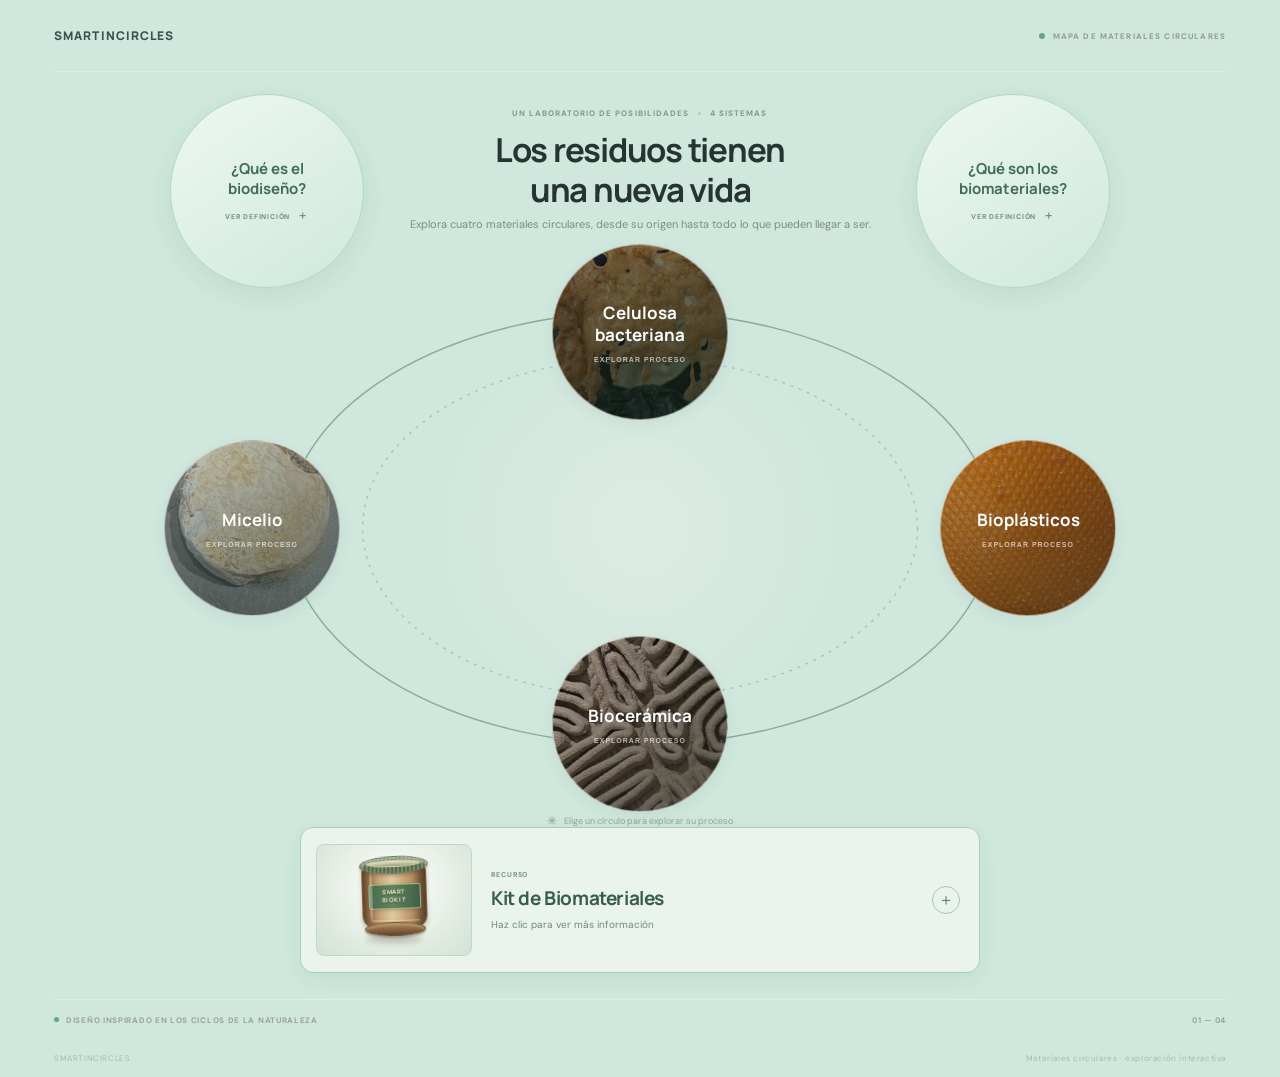
<file: index.html>
<!doctype html>
<html lang="es">
<head>
  <meta charset="utf-8" />
  <meta name="viewport" content="width=device-width, initial-scale=1" />
  <meta name="theme-color" content="#f5f7f3" />
  <title>SMARTINCIRCLES · Materiales circulares</title>
  <link rel="preconnect" href="https://fonts.googleapis.com" />
  <link rel="preconnect" href="https://fonts.gstatic.com" crossorigin />
  <link href="https://fonts.googleapis.com/css2?family=DM+Sans:wght@400;500;600;700&family=Manrope:wght@400;500;600;700;800&display=swap" rel="stylesheet" />
  <link rel="stylesheet" href="main-visual.css" />
  <link rel="stylesheet" href="kit-card.css" />
</head>
<body>
  <div class="app-shell">
    <header class="topbar">
      <a class="wordmark" href="#inicio" aria-label="SMARTINCIRCLES inicio"><span>SMARTINCIRCLES</span></a>
      <div class="top-context"><span class="status-dot"></span> MAPA DE MATERIALES CIRCULARES</div>
      <button class="top-action" id="homeButton" type="button" hidden>⌂ <span>Todos los círculos</span></button>
    </header>

    <main>
      <section class="view home-view is-active" id="homeView" aria-labelledby="mainTitle">
        <div class="definition-circles">
          <button class="definition-circle" id="definitionCircle" type="button" aria-expanded="false">
            <span class="definition-heading">¿Qué es el biodiseño?</span>
            <span class="definition-prompt">VER DEFINICIÓN <i>＋</i></span>
            <span class="definition-copy">El biodiseño es una disciplina que utiliza sistemas naturales para crear productos regenerativos.</span>
          </button>
          <button class="definition-circle biomaterials-circle" id="biomaterialsCircle" type="button" aria-expanded="false">
            <span class="definition-heading">¿Qué son los biomateriales?</span>
            <span class="definition-prompt">VER DEFINICIÓN <i>＋</i></span>
            <span class="definition-copy">Los biomateriales son materiales derivados de fuentes orgánicas. Pueden estar hechos a partir de organismos vivos o de residuos de origen orgánico.</span>
          </button>
        </div>
        <div class="hero-copy"><div class="overline"><span>UN LABORATORIO DE POSIBILIDADES</span><i></i><span>4 SISTEMAS</span></div><h1 id="mainTitle">Los residuos tienen<br />una nueva vida</h1><p>Explora cuatro materiales circulares, desde su origen hasta todo lo que pueden llegar a ser.</p></div>
        <div class="orbit-stage" id="orbitStage" aria-label="Elige un sistema de biomateriales">
          <svg class="orbit-lines" viewBox="0 0 1000 600" aria-hidden="true"><ellipse cx="500" cy="300" rx="364" ry="223" /><ellipse class="orbit-dash" cx="500" cy="300" rx="286" ry="175" /></svg>
          <div class="orbit-glow"></div>
          <div class="topic-circles" id="topicCircles"></div>
          <div class="orbit-note"><span class="note-spark">✳</span> Elige un círculo para explorar su proceso</div>
        </div>
        <section class="kit-section" aria-label="Kit de Biomateriales">
          <article class="kit-card">
            <button class="kit-toggle" type="button" aria-expanded="false" aria-controls="kitDetails">
              <span class="kit-art" role="img" aria-label="Ilustración de un kit cilíndrico de biomateriales"><span class="kit-can"><span class="kit-can-lid"></span><span class="kit-can-body"><span class="kit-can-label">SMART<br />BIOKIT</span><i></i></span><span class="kit-can-base"></span></span><span class="kit-can-shadow"></span></span>
              <span class="kit-copy"><span class="kit-eyebrow">RECURSO</span><strong>Kit de Biomateriales</strong><span class="kit-prompt">Haz clic para ver más información</span></span>
              <span class="kit-expand-mark" aria-hidden="true">＋</span>
            </button>
            <div class="kit-details" id="kitDetails" hidden>
              <p class="kit-description"><strong>Descripción:</strong> Con este Kit de Biomateriales podrás crear tu propio biomaterial paso a paso.</p>
              <div class="kit-info-grid">
                <div><span>EL KIT INCLUYE:</span><ul><li>Instrucciones de uso</li><li>Polvo de cáscaras de naranja, guisantes o granada</li><li>Glicerina</li><li>Gelatina</li></ul></div>
                <div><span>¿QUÉ NECESITAS EN CASA?</span><ul><li>Una sartén y cocina (o estufa)</li><li>Cucharas para mezclar</li></ul></div>
              </div>
            </div>
          </article>
        </section>
        <div class="home-bottom"><span><i class="bottom-dot"></i> DISEÑO INSPIRADO EN LOS CICLOS DE LA NATURALEZA</span><span>01 — 04</span></div>
      </section>

      <section class="view process-view" id="processView" aria-labelledby="processTitle" hidden>
        <div class="process-heading">
          <button class="back-button" id="backButton" type="button"><span>←</span> Todos los círculos</button>
          <div class="process-kicker" id="processKicker"></div>
          <h1 id="processTitle"></h1>
          <p id="processSubtitle">Un ciclo de transformación, de la materia prima al objeto.</p>
        </div>
        <div class="process-frame" id="processFrame">
          <div class="process-grid"></div>
          <div class="process-stage" id="processStage">
            <svg class="process-arrows" id="processArrows" aria-hidden="true"></svg>
            <div class="process-nodes" id="processNodes"></div>
          </div>
          <div class="process-tip"><span>✳</span> Haz clic en cada círculo para leer el texto</div>
        </div>
        <div class="process-bottom"><span><i class="bottom-dot"></i> MATERIA · TRANSFORMACIÓN · NUEVOS USOS</span><button id="nextCircle" type="button">Siguiente sistema <span>→</span></button></div>
      </section>
    </main>
    <footer class="site-footer"><span>SMARTINCIRCLES</span><span>Materiales circulares · exploración interactiva</span></footer>
  </div>
  <script src="main-visual.js"></script>
</body>
</html>
</file>
<file: main-visual.css>
:root{--ink:#26332e;--muted:#818d83;--line:#e4e9e3;--paper:#f6f8f4;--green:#388b7e;--font:'DM Sans',sans-serif;--display:'Manrope',sans-serif}*{box-sizing:border-box}body{margin:0;background:var(--paper);color:var(--ink);font-family:var(--font);-webkit-font-smoothing:antialiased}.app-shell{max-width:1512px;min-height:100vh;padding:0 54px;margin:0 auto;display:flex;flex-direction:column}.topbar{height:72px;flex:none;border-bottom:1px solid #e5eae4;display:flex;align-items:center;justify-content:space-between}.wordmark{display:flex;align-items:center;gap:9px;color:#3b5149;text-decoration:none;font:800 12px var(--display);letter-spacing:1.1px}.wordmark img{width:29px;height:29px;object-fit:contain}.top-context{display:flex;align-items:center;gap:8px;color:#929c91;font-size:8px;font-weight:700;letter-spacing:1.15px}.status-dot,.bottom-dot{width:6px;height:6px;border-radius:50%;background:#69a18d;display:inline-block}.top-action{background:#fff;border:1px solid #e1e7df;border-radius:7px;color:#748277;padding:8px 11px;font:600 10px var(--font);cursor:pointer}.top-action span{margin-left:4px}.view{display:none;flex:1;animation:fade-in .28s ease}.view.is-active{display:block}.hero-copy{text-align:center;padding-top:36px}.overline{display:flex;justify-content:center;align-items:center;gap:9px;color:#879488;font-size:8px;font-weight:700;letter-spacing:1.05px}.overline i{width:3px;height:3px;background:#bcc7bc;border-radius:50%}h1{font:700 33px/1.2 var(--display);letter-spacing:-1.25px;color:#26352f;margin:12px 0 8px}.title-spark{font-size:17px;color:#53998b;vertical-align:5px;margin-left:7px}.hero-copy p,.process-heading>p{font-size:11px;color:#818c81;margin:0}.orbit-stage{height:570px;max-width:1080px;margin:6px auto 0;position:relative}.orbit-lines{position:absolute;inset:0;width:100%;height:100%;overflow:visible;pointer-events:none}.orbit-lines ellipse{fill:none;stroke:#cddbd1;stroke-width:1}.orbit-lines .orbit-dash{stroke:#e0e9df;stroke-dasharray:3 7}.orbit-glow{position:absolute;width:420px;height:420px;left:50%;top:50%;transform:translate(-50%,-50%);border-radius:50%;background:radial-gradient(circle,#e4eee5a8 0,transparent 69%);pointer-events:none}.central-logo{position:absolute;left:50%;top:50%;transform:translate(-50%,-50%);width:205px;height:205px;border-radius:50%;background:#fff;border:1px solid #dce6dc;box-shadow:0 9px 33px #2d513a15;display:flex;flex-direction:column;align-items:center;justify-content:center;z-index:2}.central-ring{width:104px;height:104px;border-radius:50%;background:#f5f8f3;display:grid;place-items:center}.central-ring img{width:96px;height:96px;object-fit:contain}.central-logo>span{font:800 9px/1.25 var(--display);letter-spacing:1.5px;text-align:center;color:#48675d;margin-top:3px}.central-logo small{font-size:7px;color:#a0aa9f;letter-spacing:1px;margin-top:6px}.topic-circles{position:absolute;inset:0}.topic-circle{position:absolute;width:150px;height:150px;margin:-75px 0 0 -75px;border-radius:50%;border:1px solid var(--tone-border);background:var(--tone-fill);color:var(--tone-text);box-shadow:0 5px 15px #34463210;display:flex;flex-direction:column;align-items:center;justify-content:center;text-align:center;cursor:pointer;transition:transform .23s,box-shadow .23s,border-color .2s;z-index:3}.topic-circle:hover,.topic-circle:focus-visible{transform:scale(1.07);box-shadow:0 10px 25px #34463222;border-color:var(--tone-text);outline:none}.topic-circle .topic-index{font-size:8px;font-weight:700;letter-spacing:1px;opacity:.63;margin-bottom:9px}.topic-circle .topic-name{font:700 13px/1.35 var(--display);max-width:120px}.topic-circle .topic-open{font-size:7px;letter-spacing:1px;font-weight:700;margin-top:10px;opacity:.65}.topic-circle::after{content:'↗';position:absolute;right:23px;top:20px;font-size:12px;opacity:.48}.topic-circle:nth-child(1){--tone-fill:#eaf2e8;--tone-border:#d4e2d1;--tone-text:#587856}.topic-circle:nth-child(2){--tone-fill:#f5eee1;--tone-border:#e9dec6;--tone-text:#9b7e4d}.topic-circle:nth-child(3){--tone-fill:#e8f0ee;--tone-border:#d0e0dc;--tone-text:#477f77}.topic-circle:nth-child(4){--tone-fill:#f2e9ef;--tone-border:#e6d6e0;--tone-text:#906d87}.orbit-note{position:absolute;bottom:8px;left:50%;transform:translateX(-50%);display:flex;align-items:center;gap:7px;color:#98a196;font-size:9px;white-space:nowrap}.note-spark{color:#87a083;font-size:12px}.home-bottom,.process-bottom{height:40px;border-top:1px solid #e5eae4;display:flex;align-items:center;justify-content:space-between;color:#9aa398;font-size:8px;font-weight:700;letter-spacing:.7px}.home-bottom>span:first-child,.process-bottom>span{display:flex;align-items:center;gap:7px}.home-bottom .bottom-dot,.process-bottom .bottom-dot{width:5px;height:5px}.site-footer{height:38px;display:flex;align-items:center;justify-content:space-between;color:#adb5aa;font-size:8px;letter-spacing:.6px}.process-heading{padding:24px 0 14px;text-align:center;position:relative}.back-button{position:absolute;left:0;top:30px;background:#fff;border:1px solid #e2e8e0;border-radius:7px;color:#738075;padding:8px 10px;font:600 9px var(--font);cursor:pointer}.back-button span{font-size:13px;margin-right:5px}.process-kicker{color:#8e9b8d;font-size:8px;font-weight:700;letter-spacing:1.2px}.process-heading h1{margin:7px 0 5px;font-size:26px}.process-frame{height:min(675px,calc(100vh - 250px));min-height:520px;position:relative;overflow:hidden;border:1px solid #e1e8e0;border-radius:11px;background:#fbfcf9;box-shadow:0 3px 12px #3445320a}.process-grid{position:absolute;inset:0;background-image:radial-gradient(#d9e2d8 .8px,transparent .8px);background-size:20px 20px;opacity:.72}.process-stage{position:absolute;inset:0}.process-arrows{position:absolute;inset:0;width:100%;height:100%;overflow:visible;pointer-events:none}.process-edge{fill:none;stroke:var(--accent,#7ba08d);stroke-width:1.7;opacity:.76}.process-center{position:absolute;left:50%;top:50%;transform:translate(-50%,-50%);width:142px;height:142px;border:1px solid #e0e8df;background:#fbfcf9;border-radius:50%;display:flex;flex-direction:column;align-items:center;justify-content:center;z-index:1;box-shadow:0 3px 14px #3f654510}.process-center img{width:67px;height:67px;object-fit:contain;opacity:.88}.process-center span{font-size:7px;color:#8a9b8b;line-height:1.35;letter-spacing:1px;text-align:center;font-weight:700;margin-top:2px}.process-nodes{position:absolute;inset:0}.process-node{position:absolute;left:0;top:0;width:180px;height:180px;margin:0;padding:18px 15px;border:1px solid var(--tone-border);background:var(--tone-fill);border-radius:50%;color:var(--tone-text);box-shadow:0 5px 18px #34463212;transform:translate(-50%,-50%);display:flex;flex-direction:column;align-items:center;justify-content:center;text-align:center;cursor:pointer;z-index:2;transition:width .25s,height .25s,border-radius .25s,box-shadow .2s,background .2s;overflow:hidden}.process-node:hover{box-shadow:0 9px 23px #34463220}.process-node:focus-visible{outline:2px solid var(--tone-text);outline-offset:4px}.process-node.expanded{width:290px;height:auto;min-height:220px;padding:21px 21px 19px;border-radius:15px;z-index:5;box-shadow:0 13px 32px #30422d28}.step-index{width:24px;height:24px;border:1px solid color-mix(in srgb,var(--tone-text) 25%,transparent);border-radius:50%;display:grid;place-items:center;font-size:8px;font-weight:700;opacity:.78;margin-bottom:9px;flex:none}.step-title{font:700 13px/1.35 var(--display);letter-spacing:-.2px;max-width:145px}.step-hint{font-size:7px;font-weight:700;letter-spacing:.8px;margin-top:11px;opacity:.62}.step-description{display:none;font-size:10px;line-height:1.65;color:#506057;margin:12px 0 0;text-align:left;animation:fade-in .22s ease}.expanded .step-description{display:block}.expanded .step-title{max-width:none;font-size:14px}.expanded .step-hint{display:none}.process-tip{position:absolute;left:15px;bottom:13px;display:flex;align-items:center;gap:7px;color:#97a194;font-size:8px;z-index:6}.process-tip span{color:#82a086;font-size:12px}.process-bottom{margin-top:3px;border:0}.process-bottom button{background:none;border:0;color:#678271;font:600 9px var(--font);cursor:pointer}.process-bottom button span{margin-left:6px}.process-view .process-bottom{height:42px}.home-view .home-bottom{margin-top:0}
@keyframes fade-in{from{opacity:0;transform:translateY(6px)}to{opacity:1;transform:translateY(0)}}
@media(max-width:900px){.app-shell{padding:0 30px}.orbit-stage{height:550px}.topic-circle{width:136px;height:136px;margin:-68px 0 0 -68px}.central-logo{width:190px;height:190px}.central-ring{width:96px;height:96px}.central-ring img{width:88px;height:88px}.process-frame{height:calc(100vh - 255px)}.process-node{width:164px;height:164px}.process-node.expanded{width:274px}}
@media(max-width:620px){.app-shell{padding:0 16px}.topbar{height:60px}.wordmark{font-size:10px;letter-spacing:.7px}.wordmark img{width:25px;height:25px}.top-context{font-size:6px;letter-spacing:.55px}.hero-copy{padding-top:29px}.overline{font-size:7px;gap:6px}h1{font-size:27px}.hero-copy p{max-width:300px;margin:0 auto;font-size:10px;line-height:1.6}.orbit-stage{height:540px;margin-top:5px}.orbit-lines{opacity:.65}.central-logo{width:142px;height:142px}.central-ring{width:75px;height:75px}.central-ring img{width:68px;height:68px}.central-logo>span{font-size:7px}.central-logo small{font-size:6px}.topic-circle{width:104px;height:104px;margin:-52px 0 0 -52px}.topic-circle .topic-index{font-size:7px;margin-bottom:5px}.topic-circle .topic-name{font-size:10px;max-width:82px}.topic-circle .topic-open{font-size:6px;margin-top:6px}.topic-circle::after{right:14px;top:11px;font-size:10px}.orbit-note{font-size:8px;bottom:1px}.home-bottom,.process-bottom{font-size:6px;letter-spacing:.35px}.process-heading{padding:20px 0 13px}.process-heading h1{font-size:22px}.process-heading>p{font-size:9px}.back-button{position:static;display:block;width:max-content;margin:0 auto 13px;padding:7px 9px;font-size:8px}.process-frame{height:calc(100vh - 250px);min-height:480px;max-height:620px}.process-center{width:92px;height:92px}.process-center img{width:45px;height:45px}.process-center span{font-size:5px}.process-node{width:122px;height:122px;padding:10px}.process-node.expanded{width:min(260px,78vw);min-height:190px;padding:18px}.step-index{width:20px;height:20px;font-size:7px;margin-bottom:6px}.step-title{font-size:10px;max-width:97px}.step-hint{font-size:6px;margin-top:7px}.expanded .step-title{font-size:12px}.step-description{font-size:9px;margin-top:9px}.process-tip{left:9px;bottom:9px;font-size:7px}.site-footer{font-size:6px}.process-view .process-bottom{height:35px}}
.process-edge{stroke-width:4;opacity:.95}
.topic-circle .topic-name{font-size:16px;line-height:1.3;max-width:124px}
@media(max-width:620px){.topic-circle .topic-name{font-size:11px;max-width:82px}}
.central-logo{justify-content:center}.central-ring{width:194px;height:194px;background:transparent}.central-ring img{width:194px;height:194px}.central-logo>span{margin-top:-2px}
@media(max-width:620px){.central-ring{width:136px;height:136px}.central-ring img{width:136px;height:136px}.central-logo>span{margin-top:-1px}}
.topic-circle.topic-celulosa{background-image:linear-gradient(145deg,rgba(22,42,31,.28),rgba(22,42,31,.66)),url("IMG_7036.jpeg");background-size:cover;background-position:center;color:#fff;border-color:#ffffff80}
.topic-circle.topic-celulosa .topic-name,.topic-circle.topic-celulosa .topic-open{color:#fff}
.topic-circle.topic-bioceramica{background-image:linear-gradient(145deg,rgba(38,39,33,.28),rgba(38,39,33,.7)),url("IMG_7370.PNG");background-size:cover;background-position:center;color:#fff;border-color:#ffffff80}
.topic-circle.topic-bioceramica .topic-name,.topic-circle.topic-bioceramica .topic-open{color:#fff}
.orbit-stage{height:582px}.orbit-note{bottom:-10px}
@media(max-width:620px){.orbit-stage{height:552px}.orbit-note{bottom:-10px}}
.topic-circle::after{content:none}
:root{--paper:#cfe7dd}
:root{--paper:#eaf5f3}
:root{--paper:#cfe7dd}
.central-logo{background:#3f9588;border-color:#3f9588;box-shadow:0 9px 33px #24584c30}
.central-ring img{filter:brightness(0) invert(1)}
.wordmark img{filter:brightness(0) invert(1);background:#3f9588;border-radius:50%;padding:4px}
.central-logo{background:var(--paper);border-color:var(--paper);box-shadow:none}
.process-node.step-cellulose-photo{background-image:linear-gradient(145deg,rgba(22,42,31,.3),rgba(22,42,31,.72)),url("IMG_7036.jpeg");background-size:cover;background-position:center;color:#fff;border-color:#ffffff80}
.process-node.step-cellulose-photo .step-description{color:#fff}
.process-node.step-cellulose-photo .step-index{border-color:#ffffff80}
.process-node.step-bioceramica-photo{background-image:linear-gradient(145deg,rgba(38,39,33,.28),rgba(38,39,33,.72)),url("IMG_7370.PNG");background-size:cover;background-position:center;color:#fff;border-color:#ffffff80}
.process-node.step-bioceramica-photo .step-description{color:#fff}
.process-node.step-bioceramica-photo .step-index{border-color:#ffffff80}
.home-view{position:relative}
.definition-circle{position:absolute;left:clamp(20px,calc(25% - 177px),190px);top:22px;width:194px;height:194px;border:1px solid #b4d5c8;border-radius:50%;background:linear-gradient(145deg,#eef8f1,#cee8dc);color:#416c5c;box-shadow:0 8px 24px #37665418;display:flex;flex-direction:column;align-items:center;justify-content:center;text-align:center;padding:18px;cursor:pointer;z-index:5;font-family:var(--font);transition:width .24s,height .24s,border-radius .24s,box-shadow .2s,background .2s}
.definition-circle:hover,.definition-circle:focus-visible{outline:none;border-color:#83b29e;box-shadow:0 11px 28px #37665425}
.definition-heading{font:700 15px/1.3 var(--display);max-width:132px}
.definition-prompt{font-size:7px;letter-spacing:.8px;font-weight:700;margin-top:10px;opacity:.7}
.definition-prompt i{font-style:normal;font-size:11px;margin-left:4px}
.definition-copy{display:none;font-size:11px;line-height:1.6;text-align:left;color:#486456;margin-top:15px}
.definition-circle.expanded{width:310px;height:auto;min-height:210px;border-radius:18px;align-items:flex-start;text-align:left;padding:23px 24px;box-shadow:0 15px 34px #2e594528}
.definition-circle.expanded .definition-heading{font-size:15px;max-width:none}
.definition-circle.expanded .definition-prompt{display:none}
.definition-circle.expanded .definition-copy{display:block;animation:fade-in .22s ease}
@media(max-width:900px) and (min-width:761px){.definition-circle{left:max(12px,calc(25% - 160px));width:160px;height:160px}}
@media(max-width:760px) and (min-width:621px){.definition-circle{position:relative;left:auto;top:auto;width:156px;height:156px;margin:14px 0 0 14px}.hero-copy{padding-top:18px}}
@media(max-width:620px){.definition-circle{width:136px;height:136px}}
@media(max-width:620px){.definition-circle{position:relative;left:auto;top:auto;width:120px;height:120px;margin:14px 0 0 12px;padding:12px}.definition-heading{font-size:10px;max-width:82px}.definition-prompt{font-size:6px;margin-top:7px}.definition-circle.expanded{width:min(310px,calc(100% - 12px));height:auto;min-height:180px;padding:19px}.definition-circle.expanded .definition-heading{font-size:13px}.definition-circle.expanded .definition-copy{font-size:10px}.hero-copy{padding-top:18px}}

@media(max-width:620px){.definition-circle{width:136px;height:136px}}

.definition-circle.expanded{width:194px;min-height:260px}
@media(max-width:900px) and (min-width:761px){.definition-circle.expanded{width:160px;min-height:280px}}
@media(max-width:760px) and (min-width:621px){.definition-circle.expanded{width:156px;min-height:260px}}
@media(max-width:620px){.definition-circle.expanded{width:136px;min-height:250px}}

.definition-circles{--definition-width:194px;position:absolute;top:22px;left:0;right:0;height:var(--definition-width);pointer-events:none;z-index:5}.definition-circles .definition-circle{position:absolute;top:0;left:clamp(20px,calc(25% - 177px),190px);right:auto;width:var(--definition-width);height:var(--definition-width);margin:0;pointer-events:auto}.definition-circles .biomaterials-circle{left:auto;right:clamp(20px,calc(25% - 177px),190px)}.definition-circles .definition-circle.expanded{width:var(--definition-width);height:auto;min-height:260px;align-self:flex-start}@media(max-width:900px) and (min-width:761px){.definition-circles{--definition-width:160px}.definition-circles .definition-circle{left:max(12px,calc(25% - 160px))}.definition-circles .biomaterials-circle{left:auto;right:max(12px,calc(25% - 160px))}}@media(max-width:760px){.definition-circles{--definition-width:156px;position:relative;top:auto;left:auto;right:auto;height:auto;display:flex;align-items:flex-start;justify-content:space-between;gap:12px;margin:14px 14px 0;pointer-events:auto}.definition-circles .definition-circle,.definition-circles .biomaterials-circle{position:relative;inset:auto;flex:0 0 var(--definition-width);margin:0}}@media(max-width:620px){.definition-circles{--definition-width:min(136px,calc((100vw - 68px)/2));margin:14px 12px 0}.definition-circles .definition-circle.expanded{min-height:250px}}

.topic-circle.topic-bioplasticos{background-image:linear-gradient(145deg,rgba(45,37,24,.26),rgba(45,37,24,.7)),url("99b52502-6261-4660-8e7a-dcbaded3a29c.JPG");background-size:cover;background-position:center;color:#fff;border-color:#ffffff80}.topic-circle.topic-bioplasticos .topic-name,.topic-circle.topic-bioplasticos .topic-open{color:#fff}

.process-node.step-bioplasticos-photo{background-image:linear-gradient(145deg,rgba(45,37,24,.26),rgba(45,37,24,.7)),url("99b52502-6261-4660-8e7a-dcbaded3a29c.JPG");background-size:cover;background-position:center;color:#fff;border-color:#ffffff80}.process-node.step-bioplasticos-photo .step-description{color:#fff}.process-node.step-bioplasticos-photo .step-index{border-color:#ffffff80}

.topic-circle.topic-micelio{background-image:linear-gradient(145deg,rgba(27,37,32,.24),rgba(27,37,32,.72)),url("cab42831-64a5-49fd-b8fe-6950addcb47a.JPG");background-size:cover;background-position:center;color:#fff;border-color:#ffffff80}.topic-circle.topic-micelio .topic-name,.topic-circle.topic-micelio .topic-open{color:#fff}.process-node.step-micelio-photo{background-image:linear-gradient(145deg,rgba(27,37,32,.24),rgba(27,37,32,.72)),url("cab42831-64a5-49fd-b8fe-6950addcb47a.JPG");background-size:cover;background-position:center;color:#fff;border-color:#ffffff80}.process-node.step-micelio-photo .step-description{color:#fff}.process-node.step-micelio-photo .step-index{border-color:#ffffff80}

.orbit-lines ellipse{stroke:#89ab9a;stroke-width:1.5}.orbit-lines .orbit-dash{stroke:#a9c5b7;stroke-dasharray:3 6}.topic-circle{width:176px;height:176px;margin:-88px 0 0 -88px}.topic-circle .topic-name{font-size:17px;max-width:138px}@media(max-width:900px){.topic-circle{width:160px;height:160px;margin:-80px 0 0 -80px}}@media(max-width:620px){.topic-circle{width:112px;height:112px;margin:-56px 0 0 -56px}.topic-circle .topic-name{font-size:12px;max-width:90px}}

.process-node.step-eggshells-photo{background-image:linear-gradient(145deg,rgba(38,39,33,.2),rgba(38,39,33,.68)),url("Eggshells.jpeg");background-size:cover;background-position:center;color:#fff;border-color:#ffffff80}.process-node.step-eggshells-photo .step-description{color:#fff}.process-node.step-eggshells-photo .step-index{border-color:#ffffff80}

.process-node.step-rice-photo{background-image:linear-gradient(145deg,rgba(27,37,32,.22),rgba(27,37,32,.72)),url("rice grains.jpeg");background-size:cover;background-position:center;color:#fff;border-color:#ffffff80}.process-node.step-rice-photo .step-description{color:#fff}.process-node.step-rice-photo .step-index{border-color:#ffffff80}
.process-node.step-cascara-photo{background-image:linear-gradient(145deg,rgba(34,37,25,.22),rgba(34,37,25,.72)),url("IMG_0322.JPEG");background-size:cover;background-position:center;color:#fff;border-color:#ffffff80}.process-node.step-cascara-photo .step-description{color:#fff}.process-node.step-cascara-photo .step-index{border-color:#ffffff80}
.process-node.step-mascaras-photo{background-image:linear-gradient(145deg,rgba(34,37,25,.22),rgba(34,37,25,.72)),url("IMG_9438.JPEG");background-size:cover;background-position:center;color:#fff;border-color:#ffffff80}.process-node.step-mascaras-photo .step-description{color:#fff}.process-node.step-mascaras-photo .step-index{border-color:#ffffff80}
</file>
<file: kit-card.css>
.kit-section {
  width: min(680px, 100%);
  margin: 8px auto 26px;
}

.kit-card {
  border: 1px solid #a9cdbb;
  border-radius: 13px;
  background: #eaf4ed;
  box-shadow: 0 7px 22px #315a4310;
  overflow: hidden;
  transition: box-shadow .2s, border-color .2s;
}

.kit-card:hover {
  border-color: #83b39b;
  box-shadow: 0 10px 28px #315a4318;
}

.kit-art {
  position: relative;
  height: 112px;
  border: 1px solid #c1d8c7;
  border-radius: 8px;
  background: radial-gradient(ellipse at 50% 38%, #ffffff 0, #e5eee4 58%, #d1e1d5 100%);
  overflow: hidden;
  display: block;
  perspective: 450px;
}

.kit-can {
  position: absolute;
  left: 50%;
  top: 46%;
  width: 74px;
  height: 84px;
  transform: translate(-50%, -50%) rotateY(-10deg) rotateZ(-2deg);
  transform-style: preserve-3d;
}

.kit-can-lid {
  position: absolute;
  left: 2px;
  top: 2px;
  width: 70px;
  height: 18px;
  border: 1px solid #6e785d;
  border-radius: 50%;
  background: repeating-linear-gradient(90deg, #53694d 0 2px, #7c8b66 2px 4px), linear-gradient(180deg, #c7c5a3, #697c5e);
  box-shadow: inset 0 2px 3px #f3f7e9a0, 0 2px 3px #453a2850;
  z-index: 2;
}

.kit-can-lid::after {
  content: "";
  position: absolute;
  inset: 3px 6px 6px;
  border: 1px solid #d2d4b1;
  border-radius: 50%;
  background: linear-gradient(180deg, #d4d2b5, #9a9d7a);
  box-shadow: inset 0 2px 3px #f5f2d590;
}

.kit-can-body {
  position: absolute;
  left: 4px;
  top: 11px;
  width: 66px;
  height: 63px;
  border: 1px solid #806344;
  border-radius: 7px 7px 12px 12px;
  background: linear-gradient(90deg, #684b31 0%, #98714b 10%, #c8a77c 27%, #e0c9a1 46%, #d7bd90 55%, #b28d60 80%, #674a32 100%);
  box-shadow: inset 5px 0 8px #47301d30, inset -6px 0 9px #44301e65, 0 3px 4px #45331e45;
  display: grid;
  place-items: center;
}

.kit-can-body::before {
  content: "";
  position: absolute;
  top: 5px;
  bottom: 7px;
  left: 7px;
  width: 3px;
  border-radius: 50%;
  background: #fff2d55c;
  filter: blur(.4px);
}

.kit-can-label {
  width: 53px;
  padding: 4px 1px;
  border: 1px solid #a7b590;
  border-radius: 2px;
  background: linear-gradient(90deg, #476c4f, #64845c 46%, #405e46);
  color: #f7f3df;
  font: 700 6px/1.25 var(--display);
  letter-spacing: .55px;
  text-align: center;
  text-shadow: 0 1px 2px #273923a0;
  box-shadow: 0 1px 3px #49372250;
}

.kit-can-body i {
  position: absolute;
  left: 9px;
  bottom: 6px;
  width: 48px;
  height: 1px;
  background: #f0dfbf90;
}

.kit-can-base {
  position: absolute;
  left: 6px;
  bottom: 2px;
  width: 62px;
  height: 14px;
  border: 1px solid #745638;
  border-radius: 50%;
  background: linear-gradient(180deg, #b08a5c, #65482e);
  box-shadow: inset 0 2px 3px #e0bd8b70, 0 2px 2px #3d2c1e50;
  z-index: 1;
}

.kit-can-shadow {
  position: absolute;
  left: 50%;
  bottom: 12px;
  width: 56px;
  height: 8px;
  border-radius: 50%;
  background: #46392445;
  filter: blur(3px);
  transform: translateX(-50%);
}

.kit-toggle {
  width: 100%;
  min-height: 144px;
  padding: 15px;
  display: grid;
  grid-template-columns: 156px minmax(0, 1fr) 32px;
  align-items: center;
  gap: 19px;
  border: 0;
  background: transparent;
  color: #365d4b;
  font-family: var(--font);
  text-align: left;
  cursor: pointer;
}

.kit-photo-space {
  height: 112px;
  border: 1px dashed #8daf99;
  border-radius: 8px;
  background: #dcebe0;
  display: flex;
  flex-direction: column;
  align-items: center;
  justify-content: center;
  gap: 7px;
  color: #7c9c85;
}

.kit-photo-space svg {
  width: 25px;
  height: 25px;
  fill: none;
  stroke: currentColor;
  stroke-width: 1.4;
  stroke-linecap: round;
  stroke-linejoin: round;
}

.kit-photo-space span,
.kit-eyebrow,
.kit-details>span {
  font-size: 7px;
  font-weight: 700;
  letter-spacing: .9px;
}

.kit-copy {
  display: flex;
  flex-direction: column;
  align-items: flex-start;
}

.kit-eyebrow {
  color: #78927e;
}

.kit-copy strong {
  font: 700 19px/1.3 var(--display);
  letter-spacing: -.4px;
  margin-top: 7px;
}

.kit-prompt {
  color: #718979;
  font-size: 10px;
  margin-top: 7px;
}

.kit-expand-mark {
  width: 28px;
  height: 28px;
  border: 1px solid #a9c6b2;
  border-radius: 50%;
  display: grid;
  place-items: center;
  font-size: 16px;
  color: #587962;
}

.kit-details {
  padding: 14px 20px 18px 190px;
  border-top: 1px solid #c9dfd0;
  color: #567361;
  animation: fade-in .22s ease;
}

.kit-details[hidden] {
  display: none;
}

.kit-details>span {
  color: #78927e;
}

.kit-details p {
  font-size: 10px;
  line-height: 1.6;
  margin: 6px 0 0;
}

.kit-details .kit-description {
  color: #365d4b;
  font: 600 12px/1.55 var(--display);
  margin: 0 0 13px;
}

.kit-info-grid {
  display: grid;
  grid-template-columns: 1.15fr .85fr;
  gap: 20px;
}

.kit-info-grid>div>span {
  font-size: 7px;
  font-weight: 700;
  letter-spacing: .9px;
  color: #78927e;
}

.kit-info-grid ul {
  padding-left: 14px;
  margin: 6px 0 0;
  color: #567361;
  font-size: 9px;
  line-height: 1.65;
}

@media (max-width: 620px) {
  .kit-section {
    margin-top: 4px;
    margin-bottom: 18px;
  }

  .kit-toggle {
    min-height: 112px;
    padding: 10px;
    grid-template-columns: 96px minmax(0, 1fr) 26px;
    gap: 10px;
  }

  .kit-photo-space {
    height: 82px;
  }

  .kit-art {
    height: 82px;
  }

  .kit-can {
    transform: translate(-50%, -50%) scale(.78);
  }

  .kit-photo-space span {
    font-size: 6px;
  }

  .kit-copy strong {
    font-size: 14px;
  }

  .kit-prompt {
    font-size: 8px;
    line-height: 1.4;
  }

  .kit-expand-mark {
    width: 24px;
    height: 24px;
  }

  .kit-details {
    padding: 12px 14px 16px;
  }

  .kit-info-grid {
    grid-template-columns: 1fr;
    gap: 11px;
  }

  .kit-details .kit-description {
    font-size: 11px;
  }
}

@media (prefers-reduced-motion: reduce) {
  .kit-can,
  .kit-can-shadow {
    animation: none;
  }
}
</file>
